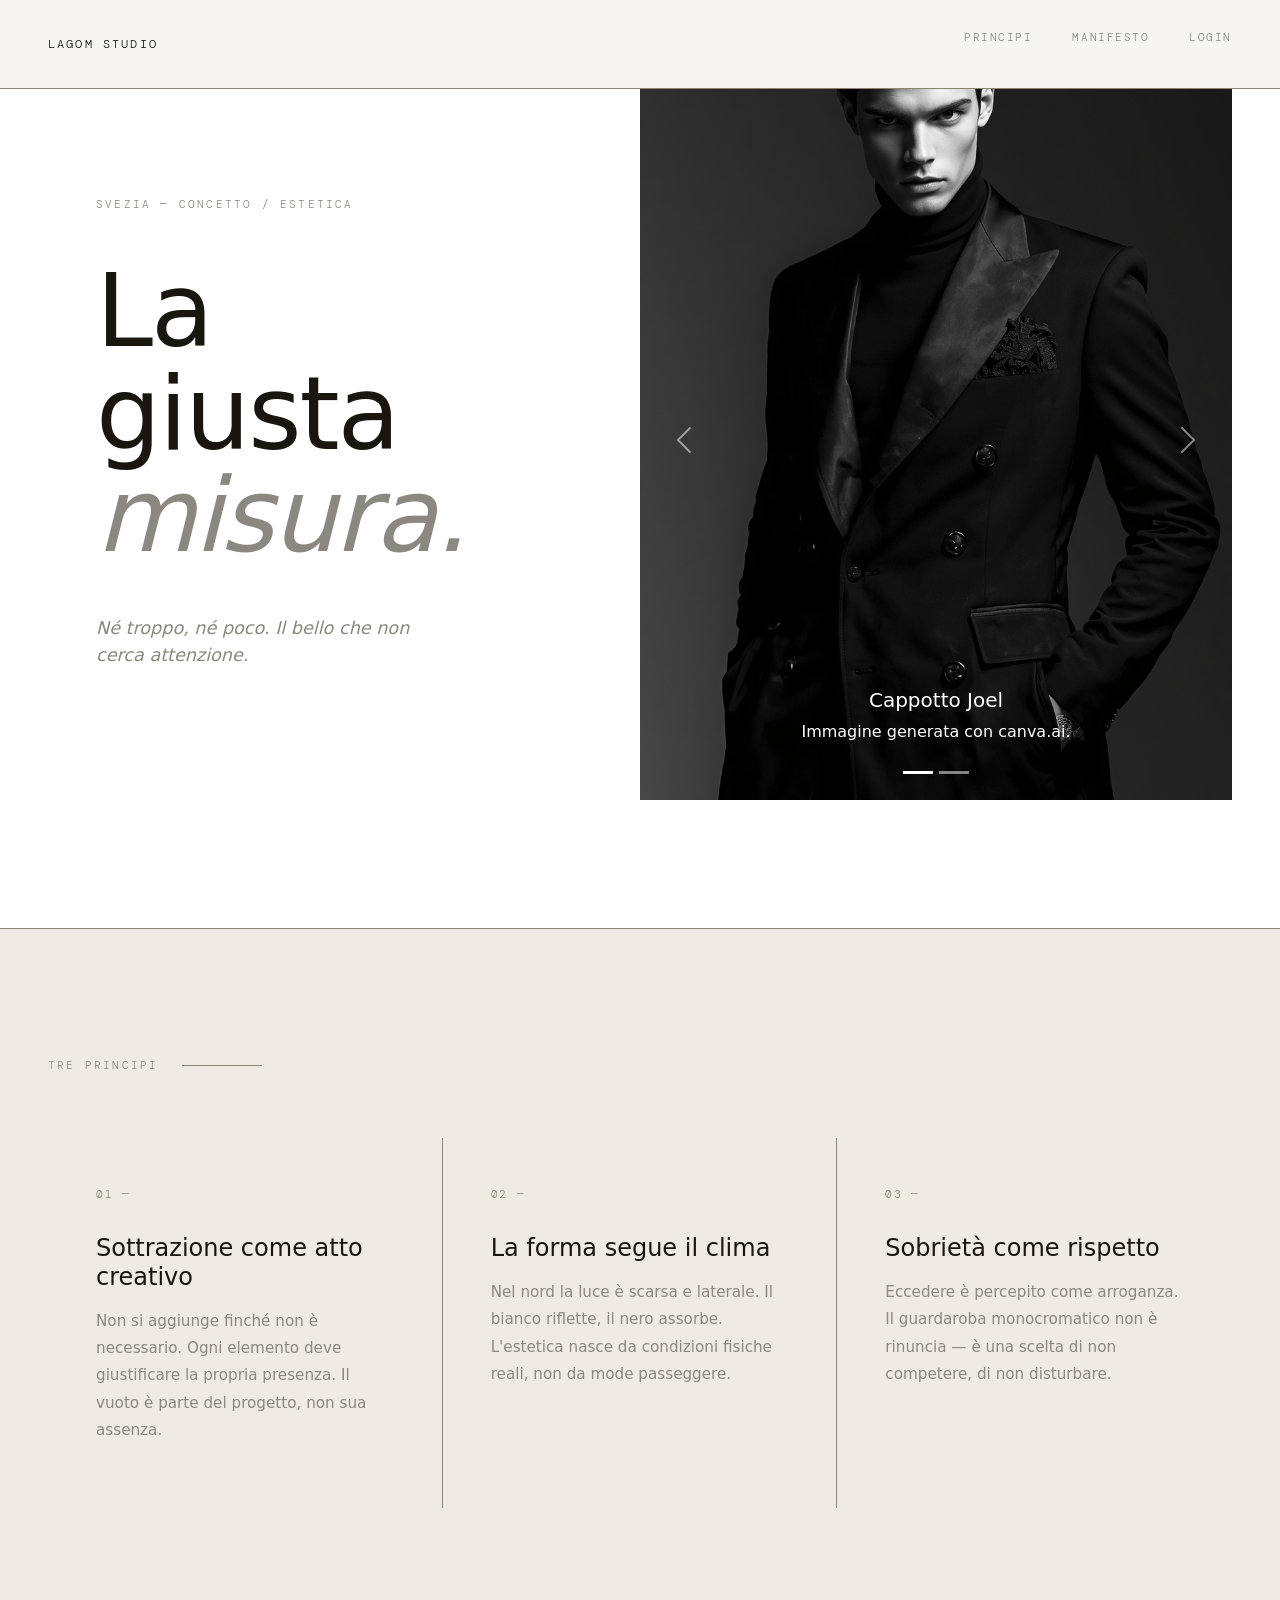
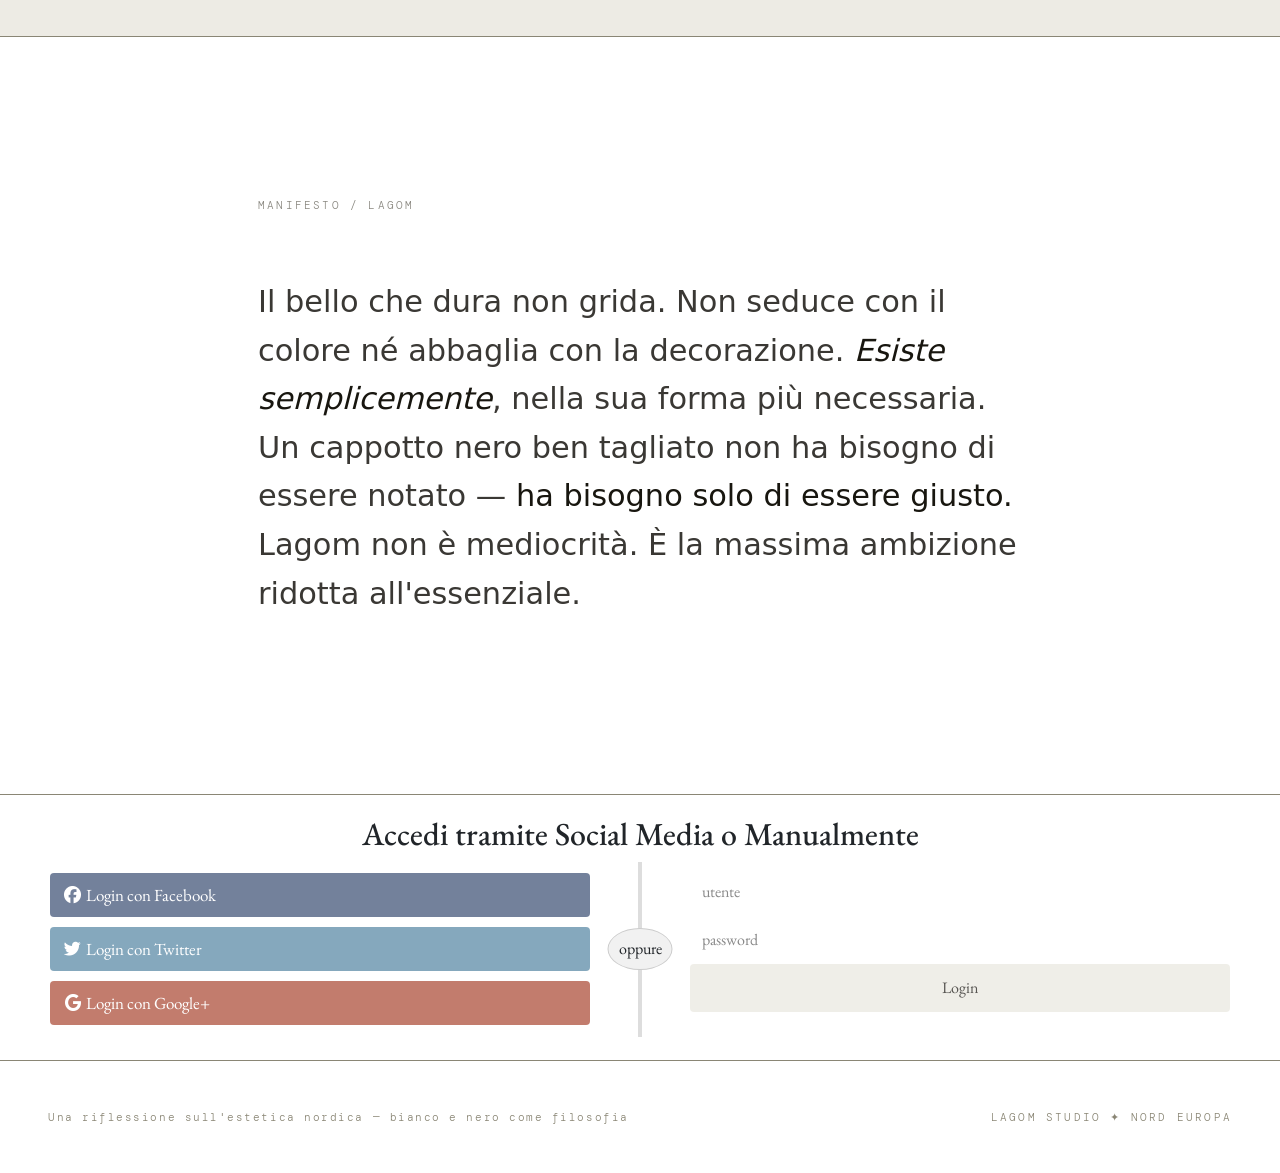
<file: index.html>
<!DOCTYPE html>
<html lang="sv">
<head>
  <meta charset="UTF-8">
  <meta name="viewport" content="width=device-width, initial-scale=1.0">
  <title>Lagom — Quanto basta</title>
  <link rel="preconnect" href="https://fonts.googleapis.com">
  <link rel="preconnect" href="https://fonts.gstatic.com" crossorigin>
  <link href="https://fonts.googleapis.com/css2?family=EB+Garamond:ital,wght@0,400;0,500;1,400&family=DM+Mono:wght@300;400&display=swap" rel="stylesheet">
  <link rel="stylesheet" type="text/css" href="index.css">
  <link href="https://cdn.jsdelivr.net/npm/bootstrap@5.3.8/dist/css/bootstrap.min.css" rel="stylesheet" integrity="sha384-sRIl4kxILFvY47J16cr9ZwB07vP4J8+LH7qKQnuqkuIAvNWLzeN8tE5YBujZqJLB" crossorigin="anonymous">
  <link rel="stylesheet" href="https://cdnjs.cloudflare.com/ajax/libs/font-awesome/6.5.0/css/all.min.css">

</head>
<body>

  <nav>
    <a href="#" class="nav-logo">Lagom Studio</a>
    <ul class="nav-links">
      <li><a href="404.html">Principi</a></li>
      <li><a href="#manifesto">Manifesto</a></li>
      <li><a href="#login">Login</a></li>
    </ul>
  </nav>

  <!-- HERO -->
  <main> <!-- Incapsula in un MAIN -->
    <section class="hero">
      <div class="hero-left">
        <p class="hero-label">Svezia — Concetto / Estetica</p>
        <h1 class="hero-title">
          La<br>
          giusta<br>
          <em>misura.</em>
        </h1>
        <p class="hero-subtitle">
          Né troppo, né poco. Il bello che non cerca attenzione.
        </p>
      </div>

      <div id="carouselExampleCaptions" class="carousel slide">
        <div class="carousel-indicators">
          <button type="button" data-bs-target="#carouselExampleCaptions" data-bs-slide-to="0" class="active" aria-current="true" aria-label="Cappotto Joel"></button>
          <button type="button" data-bs-target="#carouselExampleCaptions" data-bs-slide-to="1" aria-label="Cappotto Joanna"></button>
        </div>
        <div class="carousel-inner">
          <div class="carousel-item active">
            <img src="./imgs/canva_ai_male_bw.png" class="d-block w-100" alt="Male model dressed in high fashion. Black and white picture.">
            <div class="carousel-caption d-none d-md-block">
              <h5>Cappotto Joel</h5>
              <p>Immagine generata con canva.ai.</p>
            </div>
          </div>
          <div class="carousel-item">
            <img src="./imgs/canva_ai_female_bw.png" class="d-block w-100" alt="Female model dressed in high fashion. Black and white picture.">
            <div class="carousel-caption d-none d-md-block">
              <h5>Cappotto Joanna</h5>
              <p>Immagine generata con canva.ai.</p>
            </div>
          </div>
        </div>
        <button class="carousel-control-prev" type="button" data-bs-target="#carouselExampleCaptions" data-bs-slide="prev">
          <span class="carousel-control-prev-icon" aria-hidden="true"></span>
          <span class="visually-hidden">Previous</span>
        </button>
        <button class="carousel-control-next" type="button" data-bs-target="#carouselExampleCaptions" data-bs-slide="next">
          <span class="carousel-control-next-icon" aria-hidden="true"></span>
          <span class="visually-hidden">Next</span>
        </button>
      </div>
    </section>

    <!-- PRINCIPI -->
    <section class="principi" id="principi">
      <div class="section-label">Tre principi</div>
      <div class="principi-grid">
        <div class="principio">
          <p class="principio-num">01 —</p>
          <h2 class="principio-title">Sottrazione come atto creativo</h2>
          <p class="principio-text">
            Non si aggiunge finché non è necessario. Ogni elemento deve giustificare la propria presenza.
            Il vuoto è parte del progetto, non sua assenza.
          </p>
        </div>
        <div class="principio">
          <p class="principio-num">02 —</p>
          <h2 class="principio-title">La forma segue il clima</h2>
          <p class="principio-text">
            Nel nord la luce è scarsa e laterale. Il bianco riflette, il nero assorbe.
            L'estetica nasce da condizioni fisiche reali, non da mode passeggere.
          </p>
        </div>
        <div class="principio">
          <p class="principio-num">03 —</p>
          <h2 class="principio-title">Sobrietà come rispetto</h2>
          <p class="principio-text">
            Eccedere è percepito come arroganza. Il guardaroba monocromatico non è rinuncia —
            è una scelta di non competere, di non disturbare.
          </p>
        </div>
      </div>
    </section>

    <!-- MANIFESTO -->
    <section class="manifesto" id="manifesto">
      <p class="manifesto-intro">Manifesto / Lagom</p>
      <p class="manifesto-body">
        Il bello che dura non grida. Non seduce con il colore né abbaglia con la decorazione.
        <em>Esiste semplicemente</em>, nella sua forma più necessaria. Un cappotto nero ben tagliato
        non ha bisogno di essere notato — <strong>ha bisogno solo di essere giusto.</strong>
        Lagom non è mediocrità. È la massima ambizione ridotta all'essenziale.
      </p>
    </section>

    <!-- LOGIN -->
    <section class="login-section" id="login">
      <form action="/action_page.php">
        <div class="login-row">
          <h2 style="text-align:center">Accedi tramite Social Media o Manualmente</h2>
          <div class="vl">
            <span class="vl-innertext">oppure</span>
          </div>

          <div class="login-col">
            <a href="http://www.facebook.com" class="fb w3btn">
              <i class="fa-brands fa-facebook fa-fw"></i> Login con Facebook
            </a>
            <a href="http://www.twitter.com" class="twitter w3btn">
              <i class="fa-brands fa-twitter fa-fw"></i> Login con Twitter
            </a>
            <a href="http://www.google.com" class="google w3btn"><i class="fa-brands fa-google fa-fw">
              </i> Login con Google+
            </a>
          </div>

          <div class="login-col">
            <div class="hide-md-lg">
              <p>Oppure accedi manualmente:</p>
            </div>

            <input type="text" name="username" placeholder="utente" required>
            <input type="password" name="password" placeholder="password" required>
            <input type="submit" value="Login">
          </div>

        </div>
      </form>
    </section>
  </main>

  <!-- FOOTER -->
  <footer>
    <span class="footer-text">Una riflessione sull'estetica nordica — bianco e nero come filosofia</span>
    <span class="footer-mark">Lagom Studio ✦ Nord Europa</span>
  </footer>


  <script src="https://cdn.jsdelivr.net/npm/bootstrap@5.3.8/dist/js/bootstrap.bundle.min.js" integrity="sha384-FKyoEForCGlyvwx9Hj09JcYn3nv7wiPVlz7YYwJrWVcXK/BmnVDxM+D2scQbITxI" crossorigin="anonymous"></script>

</body>
</html>
</file>
<file: index.css>
*, *::before, *::after {
  box-sizing: border-box;
  margin: 0;
  padding: 0;
}

:root {
  --white: #F7F5F0;
  --off-white: #EDEBE4;
  --light-gray: #8a8675;  /*https://www.w3schools.com/colors/colors_picker.asp?colorhex=FF8C00*/
  --mid-gray: #8A8880;
  --dark-gray: #3A3834;
  --black: #18160F;
  --serif: 'EB Garamond', Georgia, serif;
  --mono: 'DM Mono', monospace;
  --facebook:#5b6b8a;
  --twitter:#7099b2;
  --google:#b86654;
}

html {
  scroll-behavior: smooth;
}

body {
  background-color: var(--white);
  color: var(--black);
  font-family: var(--serif);
  font-size: 18px;
  line-height: 1.7;
  overflow-x: hidden;
}

/* ── NAVIGATION ── */
nav {
  position: fixed;
  top: 0;
  left: 0;
  right: 0;
  z-index: 100;
  display: flex;
  justify-content: space-between;
  align-items: center;
  padding: 1.5rem 3rem;
  background: var(--white);
  border-bottom: 1px solid var(--light-gray);
}

.nav-logo {
  font-family: var(--mono);
  font-size: 12px;
  font-weight: 300;
  letter-spacing: 0.18em;
  text-transform: uppercase;
  color: var(--black);
  text-decoration: none;
}

.nav-links {
  display: flex;
  gap: 2.5rem;
  list-style: none;
}

.nav-links a {
  font-family: var(--mono);
  font-size: 11px;
  font-weight: 300;
  letter-spacing: 0.14em;
  text-transform: uppercase;
  color: var(--mid-gray);
  text-decoration: none;
  transition: color 0.3s ease;
}

.nav-links a:hover {
  color: var(--black);
}

/* ── HERO ── */
.hero {
  min-height: 100vh;
  display: grid;
  grid-template-columns: 1fr 1fr;
  padding-top: 80px;
}

.hero-left {
  display: flex;
  flex-direction: column;
  justify-content: center;
  padding: 6rem 4rem 6rem 3rem;
  /*border-right: 1px solid var(--light-gray);*/
}

.hero-label {
  font-family: var(--mono);
  font-size: 11px;
  font-weight: 300;
  letter-spacing: 0.2em;
  text-transform: uppercase;
  color: var(--mid-gray);
  margin-bottom: 3rem;
}

.hero-title {
  font-size: clamp(4rem, 8vw, 7rem);
  font-weight: 400;
  line-height: 1.0;
  letter-spacing: -0.02em;
  color: var(--black);
  margin-bottom: 1rem;
}

.hero-title em {
  font-style: italic;
  color: var(--mid-gray);
}

.hero-subtitle {
  font-size: 1.1rem;
  color: var(--mid-gray);
  margin-top: 2rem;
  max-width: 360px;
  font-style: italic;
}

/*ridimensiona immagine*/
.carousel-item img {
  height: 80vh;
  object-fit: cover;
}


.hero-quote {
  font-family: var(--mono);
  font-size: 10px;
  font-weight: 300;
  letter-spacing: 0.2em;
  text-transform: uppercase;
  color: var(--mid-gray);
  text-align: center;
  line-height: 2;
}

/* ── SECTION BASE ── */
section {
  padding: 8rem 3rem;
}

.section-label {
  font-family: var(--mono);
  font-size: 11px;
  font-weight: 300;
  letter-spacing: 0.2em;
  text-transform: uppercase;
  color: var(--mid-gray);
  margin-bottom: 4rem;
  display: flex;
  align-items: center;
  gap: 1.5rem;
}

.section-label::after {
  content: '';
  flex: 1;
  height: 1px;
  background: var(--light-gray);
  max-width: 80px;
}

/* ── PRINCIPI ── */
.principi {
  background: var(--off-white);
  border-top: 1px solid var(--light-gray);
  border-bottom: 1px solid var(--light-gray);
}

.principi-grid {
  display: grid;
  grid-template-columns: repeat(3, 1fr);
  gap: 0;
}

.principio {
  padding: 3rem;
  border-right: 1px solid var(--light-gray);
  transition: background 0.4s ease;
}

.principio:last-child {
  border-right: none;
}

.principio:hover {
  background: var(--white);
}

.principio-num {
  font-family: var(--mono);
  font-size: 11px;
  font-weight: 300;
  color: var(--light-gray);
  letter-spacing: 0.15em;
  margin-bottom: 2rem;
}

.principio-title {
  font-size: 1.5rem;
  font-weight: 400;
  color: var(--black);
  margin-bottom: 1rem;
  line-height: 1.2;
}

.principio-text {
  font-size: 0.95rem;
  color: var(--mid-gray);
  line-height: 1.8;
}

/* ── MANIFESTO ── */
.manifesto {
  max-width: 860px;
  margin: 0 auto;
  padding: 10rem 3rem;
}

.manifesto-intro {
  font-family: var(--mono);
  font-size: 11px;
  font-weight: 300;
  letter-spacing: 0.2em;
  text-transform: uppercase;
  color: var(--mid-gray);
  margin-bottom: 4rem;
}

.manifesto-body {
  font-size: clamp(1.3rem, 2.5vw, 1.9rem);
  font-weight: 400;
  line-height: 1.6;
  color: var(--dark-gray);
}

.manifesto-body em {
  font-style: italic;
  color: var(--black);
}

.manifesto-body strong {
  font-weight: 500;
  color: var(--black);
}


/* style the container */
.login-section {
  padding: 0 0;
  border-top: 1px solid var(--light-gray);
  font-family: var(--serif);
}


form {
  position: relative;
  border-radius: 5px;
  /*background-color: #f2f2f2;*/
  padding: 20px 0 30px 0;
}

/* style inputs and link buttons */
input,
.w3btn {
  width: 100%;
  padding: 12px;
  border: none;
  border-radius: 4px;
  margin: 5px 0;
  opacity: 0.85;
  display: inline-block;
  font-size: 17px;
  line-height: 20px;
  text-decoration: none; /* remove underline from anchors */
}

input:hover,
.w3btn:hover {
  opacity: 1;
}

.login-row {
  position: relative;
}

/* add appropriate colors to fb, twitter and google buttons */
.fb {
  background-color: var(--facebook);
  color: white;
}

.twitter {
  background-color: var(--twitter);
  color: white;
}

.google {
  background-color: var(--google);
  color: white;
}

/* style the submit button */
input[type=submit] {
  background-color: var(--off-white);
  color: var(--dark-gray);
  cursor: pointer;
}

input[type=submit]:hover {
  background-color: var(--off-white);
  color: var(--black);
}

/* Two-column layout */
.login-col {
  float: left;
  width: 50%;
  margin: auto;
  padding: 0 50px;
  margin-top: 6px;
}

/* Clear floats after the columns */
.login-row:after {
  content: "";
  display: table;
  clear: both;
}

/* vertical line */
.vl {
  position: absolute;
  left: 50%;
  transform: translate(-50%);
  border: 2px solid #ddd;
  height: 175px;
}

/* text inside the vertical line */
.vl-innertext {
  position: absolute;
  top: 50%;
  transform: translate(-50%, -50%);
  background-color: #f1f1f1;
  border: 1px solid #ccc;
  border-radius: 50%;
  padding: 8px 10px;
}

/* hide some text on medium and large screens */
.hide-md-lg {
  display: none;
}


/* Responsive layout - when the screen is less than 650px wide, make the two columns stack on top of each other instead of next to each other */
@media screen and (max-width: 650px) {
  .login-col {
    width: 100%;
    margin-top: 0;
  }
  /* hide the vertical line */
  .vl {
    display: none;
  }
  /* show the hidden text on small screens */
  .hide-md-lg {
    display: block;
    text-align: center;
  }
}


/* ── FOOTER ──  da aggiustare il contrasto --light-gray è troppo chiaro*/
footer {
  padding: 3rem;
  border-top: 1px solid var(--light-gray);
  display: flex;
  justify-content: space-between;
  align-items: center;
}

.footer-text {
  font-family: var(--mono);
  font-size: 11px;
  font-weight: 300;
  letter-spacing: 0.14em;
  color: var(--light-gray);
}

.footer-mark {
  font-family: var(--mono);
  font-size: 11px;
  font-weight: 300;
  letter-spacing: 0.2em;
  text-transform: uppercase;
  color: var(--light-gray);
}

/* ── ANIMAZIONI ── */
@keyframes fadeUp {
  from { opacity: 0; transform: translateY(24px); }
  to   { opacity: 1; transform: translateY(0); }
}

.hero-label   { animation: fadeUp 0.8s ease both; animation-delay: 0.1s; }
.hero-title   { animation: fadeUp 0.8s ease both; animation-delay: 0.25s; }
.hero-subtitle{ animation: fadeUp 0.8s ease both; animation-delay: 0.4s; }
.geo-composition { animation: fadeUp 1s ease both; animation-delay: 0.3s; }
.hero-quote   { animation: fadeUp 0.8s ease both; animation-delay: 0.5s; }

/* ── RESPONSIVE ── */
@media (max-width: 768px) {
  nav { padding: 1.2rem 1.5rem; }
  .nav-links { display: none; }
  .hero { grid-template-columns: 1fr; min-height: auto; }
  .hero-left { padding: 4rem 1.5rem; border-right: none;}
  .principi-grid { grid-template-columns: 1fr; }
  .principio { border-right: none; border-bottom: 1px solid var(--light-gray); }
  section { padding: 5rem 1.5rem; }
  .manifesto { padding: 6rem 1.5rem; }
  footer { flex-direction: column; gap: 1rem; text-align: center; padding: 2rem 1.5rem; }
}
</file>
